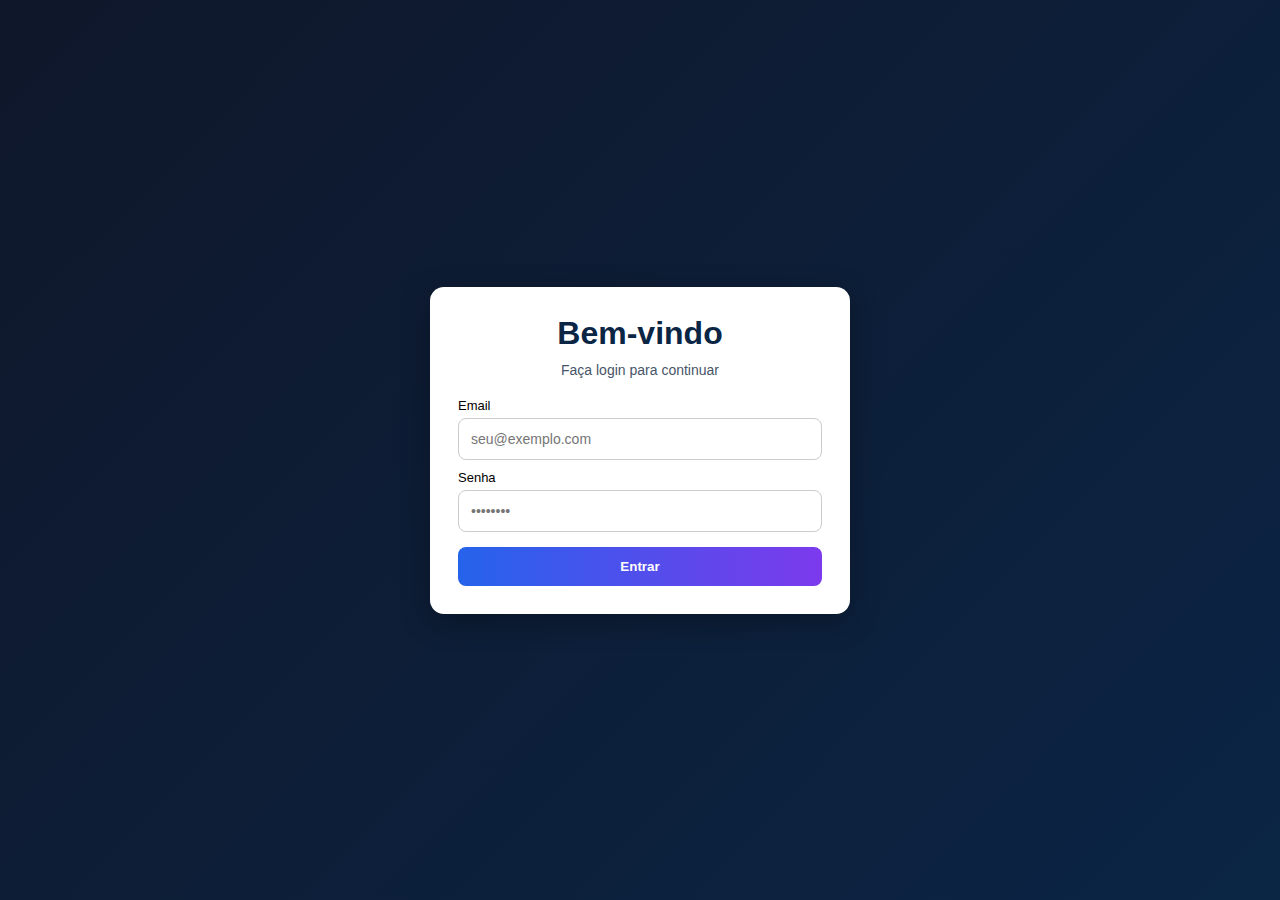
<file: index.html>
<!DOCTYPE html>
<html lang="pt-BR">
  <head>
    <meta charset="utf-8" />
    <meta name="viewport" content="width=device-width,initial-scale=1" />
    <title>Login</title>
    <style>
      * {
        box-sizing: border-box;
        margin: 0;
        padding: 0;
      }
      html,
      body {
        height: 100%;
        font-family: Arial, sans-serif;
        background: linear-gradient(135deg, #0f172a, #0b2545);
      }
      .wrap {
        min-height: 100%;
        display: flex;
        align-items: center;
        justify-content: center;
        padding: 32px;
      }
      .card {
        width: 100%;
        max-width: 420px;
        background: white;
        border-radius: 14px;
        padding: 28px;
        box-shadow: 0 8px 30px rgba(0, 0, 0, 0.3);
      }
      h1 {
        text-align: center;
        margin-bottom: 10px;
        color: #0b2545;
      }
      p {
        text-align: center;
        font-size: 14px;
        color: #475569;
        margin-bottom: 20px;
      }
      label {
        font-size: 13px;
        display: block;
        margin-top: 10px;
        margin-bottom: 5px;
      }
      input {
        width: 100%;
        padding: 12px;
        border: 1px solid #ccc;
        border-radius: 8px;
        font-size: 14px;
      }
      .btn {
        width: 100%;
        padding: 12px;
        margin-top: 15px;
        background: linear-gradient(90deg, #2563eb, #7c3aed);
        color: white;
        border: none;
        border-radius: 8px;
        font-weight: bold;
        cursor: pointer;
      }
      .error {
        color: red;
        font-size: 13px;
        display: none;
        margin-top: 5px;
      }
    </style>
  </head>
  <body>
    <div class="wrap">
      <div class="card">
        <h1>Bem-vindo</h1>
        <p>Faça login para continuar</p>
        <form id="loginForm">
          <label>Email</label>
          <input
            type="email"
            id="email"
            required
            placeholder="seu@exemplo.com"
          />
          <div id="emailError" class="error">Digite um email válido</div>

          <label>Senha</label>
          <input
            type="password"
            id="password"
            required
            minlength="6"
            placeholder="••••••••"
          />
          <div id="passError" class="error">Senha inválida</div>

          <button type="submit" class="btn">Entrar</button>
        </form>
      </div>
    </div>

    <script>
      // Usuários fake para teste
      const FAKE_USERS = [
        {
          email: "admin@exemplo.com",
          password: "admin123",
          name: "Administrador",
        },
        { email: "user@exemplo.com", password: "senha123", name: "Usuário" },
      ];

      const form = document.getElementById("loginForm");
      const emailInput = document.getElementById("email");
      const passInput = document.getElementById("password");
      const emailError = document.getElementById("emailError");
      const passError = document.getElementById("passError");

      // Se já estiver logado, vai para dashboard
      if (localStorage.getItem("loggedUser")) {
        window.location.href = "dashboard.html";
      }

      form.addEventListener("submit", function (e) {
        e.preventDefault();
        emailError.style.display = "none";
        passError.style.display = "none";

        const email = emailInput.value.trim();
        const pass = passInput.value.trim();

        const user = FAKE_USERS.find(
          (u) => u.email === email && u.password === pass
        );

        if (!email.includes("@")) {
          emailError.style.display = "block";
          return;
        }

        if (!user) {
          passError.style.display = "block";
          return;
        }

        // Salvar sessão
        localStorage.setItem("loggedUser", JSON.stringify(user));

        // Redirecionar
        window.location.href = "dashboard.html";
      });
    </script>
  </body>
</html>
</file>
